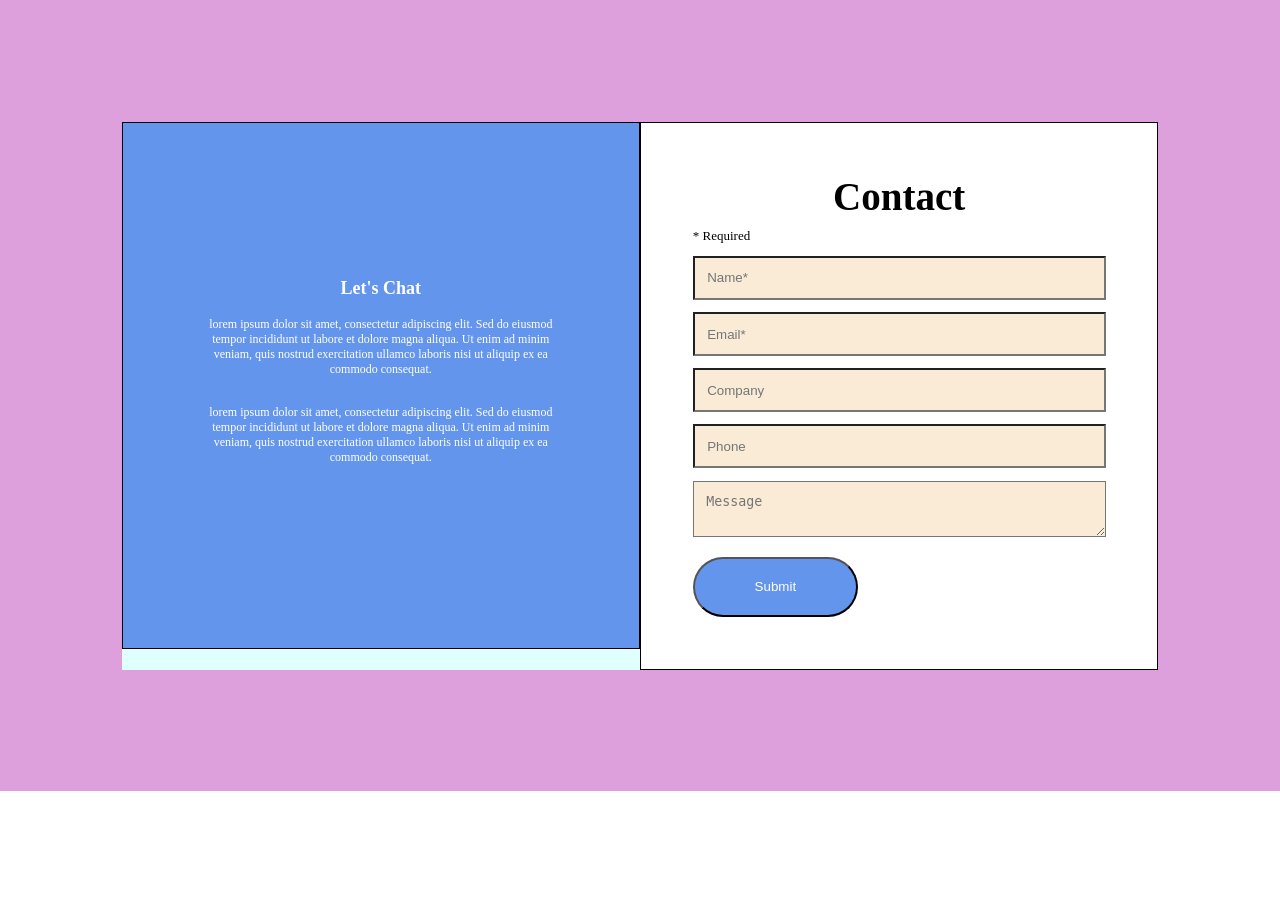
<file: task 3/index.html>
<!DOCTYPE html>
<html lang="en">

<head>
    <meta charset="UTF-8">
    <meta name="viewport" content="width=device-width, initial-scale=1.0">

    <title>Contact</title>
    <link rel="stylesheet" href="style.css">
</head>

<body>

    <section class="section">
        <div class="container">

            <div class="chat">
                <h2>Let's Chat</h2>
                <p>
                    lorem ipsum dolor sit amet, consectetur adipiscing elit. Sed do eiusmod tempor incididunt ut labore
                    et dolore magna aliqua. Ut enim ad minim veniam, quis nostrud exercitation ullamco laboris nisi ut
                    aliquip ex ea commodo consequat.
                </p>
                <p>
                    lorem ipsum dolor sit amet, consectetur adipiscing elit. Sed do eiusmod tempor incididunt ut labore
                    et dolore magna aliqua. Ut enim ad minim veniam, quis nostrud exercitation ullamco laboris nisi ut
                    aliquip ex ea commodo consequat.
                </p>
            </div>
            <div class="form">
                <h1>Contact</h1>
                <p class="required">* Required</p>
                <form>
                    <div>
                        <input type="text" placeholder="Name*" required>
                    </div>
                    <div>
                        <input type="email" placeholder="Email*" required>
                    </div>
                    <div>
                        <input type="text" placeholder="Company">
                    </div>
                    <div>
                        <input type="text" placeholder="Phone" pattern="01(0|1|2|5)[0-9]{8}">
                    </div>
                    <div>
                        <textarea placeholder="Message"></textarea>
                    </div>
                    <button type="submit">Submit</button>
                </form>
            </div>
        </div>
    </section>
</body>

</html>
</file>
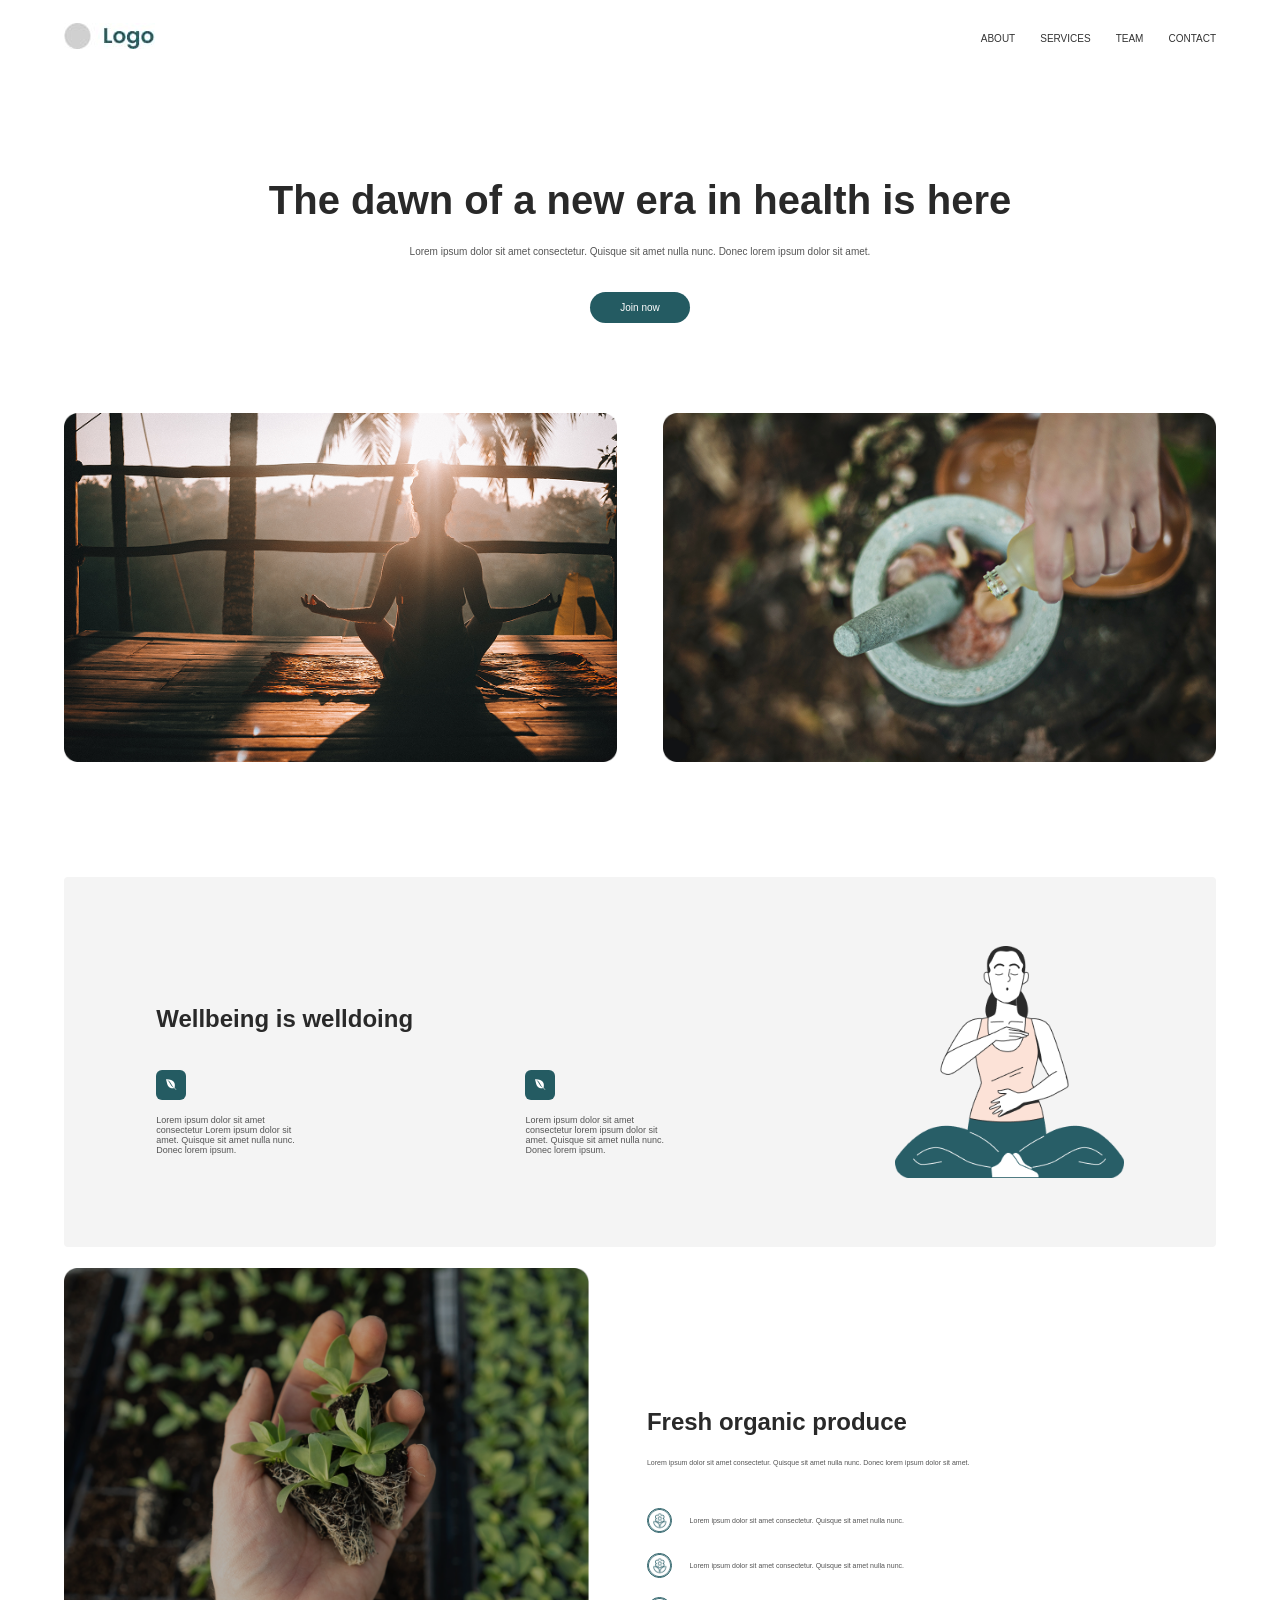
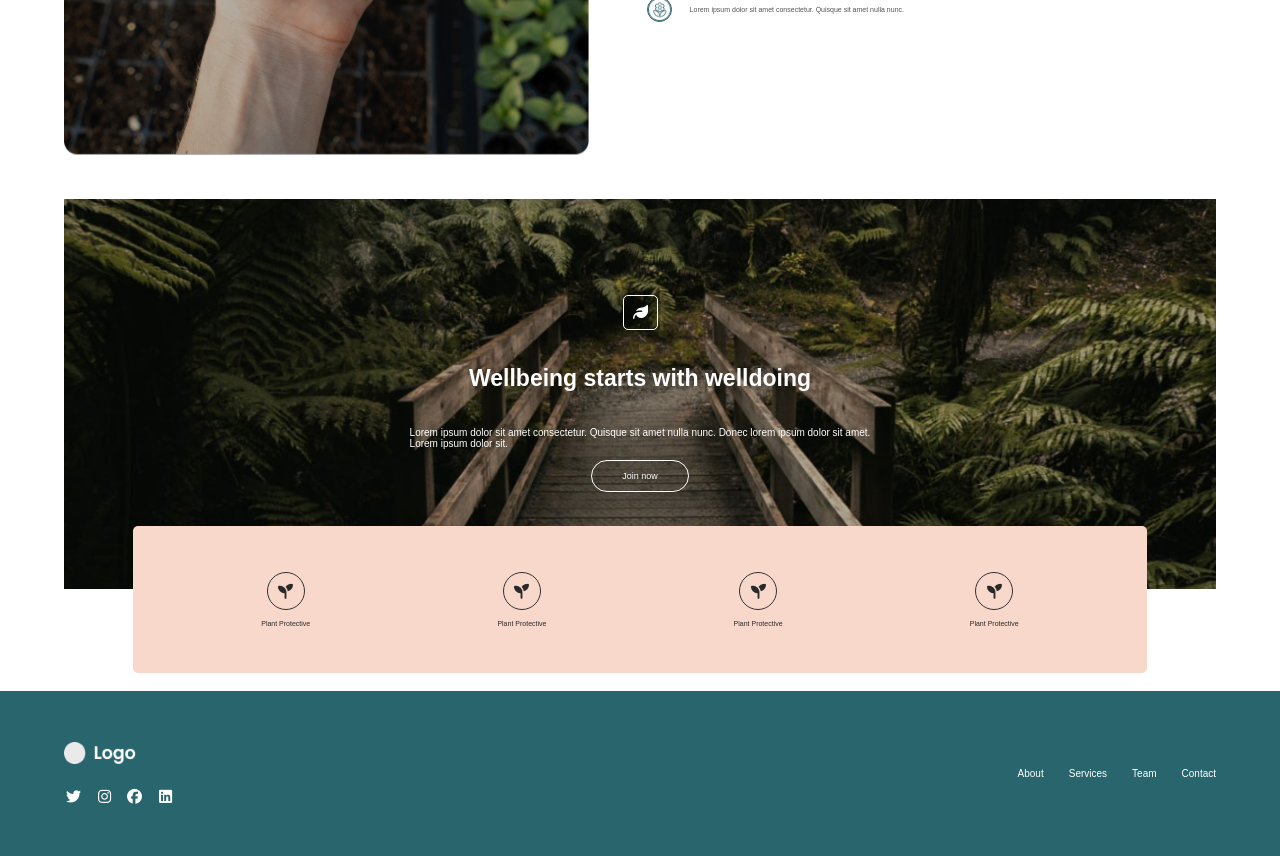
<file: task 6/index.html>
<!DOCTYPE html>
<html lang="en">

<head>
    <meta charset="UTF-8">
    <meta name="viewport" content="width=device-width, initial-scale=1.0">

    <title>Health & Wellbeing</title>

    <link rel="stylesheet" href="css/all.min.css">

    <link rel="stylesheet" href="css/style.css">
    <link rel="stylesheet" href="css/media.css">
</head>

<body>

    <nav class="container">
        <div class="nav">

            <div>
                <img src="images/photo_2026-08-23_14-03-57.jpg" alt="">
            </div>

            <div class="nav-links">
                <a href="#">ABOUT</a>
                <a href="#">SERVICES</a>
                <a href="">TEAM</a>
                <a href="">CONTACT</a>
            </div>

        </div>
    </nav>



    <section class="sec1">
        <div class="container">

            <h1>The dawn of a new era in health is here</h1>

            <p>
                Lorem ipsum dolor sit amet consectetur. Quisque sit amet nulla
                nunc. Donec lorem ipsum dolor sit amet.
            </p>

            <a href="" class="btn-sec1">Join now</a>

        </div>
    </section>



    <section class="img-sec2">
        <div class="container img-flex">

            <div class="img-box">
                <img src="images/jared-rice-xce530fBHrk-unsplash 1.png" alt="">
            </div>

            <div class="img-box">
                <img src="images/katherine-hanlon-mod2s3-qFOc-unsplash 1.png" alt="">
            </div>

        </div>
    </section>


    <section class="sec3">
        <div class="container ">
            <div class="sec3-flex">

                <div class="sec3-text">

                    <h2>Wellbeing is welldoing</h2>

                    <div class="cards">
                        <div class="small-card">
                            <i class="fa-brands fa-envira"></i>
                            <p>
                                Lorem ipsum dolor sit amet consectetur Lorem ipsum dolor sit amet.
                                Quisque sit amet nulla nunc. Donec lorem ipsum.
                            </p>
                        </div>
                        <div class="small-card">
                            <i class="fa-brands fa-envira"></i>
                            <p>
                                Lorem ipsum dolor sit amet consectetur lorem ipsum dolor sit amet.
                                Quisque sit amet nulla nunc. Donec lorem ipsum.
                            </p>

                        </div>

                    </div>

                </div>
                <div class="sec3-img">
                    <img src="images/Group.png" alt="">
                </div>
            </div>
        </div>
    </section>


    <section class="sec4">
        <div class="container">
            <div class="sec4-flex">

                <div class="sec4-img">
                    <img src="images/Group 15.png" alt="">
                </div>

                <div class="sec4-text">

                    <h2>Fresh organic produce</h2>

                    <p>
                        Lorem ipsum dolor sit amet consectetur. Quisque sit amet
                        nulla nunc. Donec lorem ipsum dolor sit amet.
                    </p>

                    <div class="features">

                        <div class="feature">
                            <img src="images/Icon.png" alt="">

                            <p>
                                Lorem ipsum dolor sit amet consectetur.
                                Quisque sit amet nulla nunc.
                            </p>
                        </div>

                        <div class="feature">
                            <img src="images/Icon.png" alt="">

                            <p>
                                Lorem ipsum dolor sit amet consectetur.
                                Quisque sit amet nulla nunc.
                            </p>
                        </div>

                        <div class="feature">
                            <img src="images/Icon.png" alt="">

                            <p>
                                Lorem ipsum dolor sit amet consectetur.
                                Quisque sit amet nulla nunc.
                            </p>
                        </div>

                    </div>

                </div>
            </div>
        </div>
    </section>

    <section class="sec5">

        <div class="container">

            <div class="banner">

                <img src="images/photo_2026-08-24_19-35-54.jpg" alt="">

                <div class="sec5-text">

                    <div class="banner-icon">
                        <i class="fa-solid fa-leaf"></i>
                    </div>

                    <h2>Wellbeing starts with welldoing</h2>

                    <p>
                        Lorem ipsum dolor sit amet consectetur. Quisque sit amet
                        nulla nunc. Donec lorem ipsum dolor sit amet. Lorem ipsum dolor sit.
                    </p>
                    <button class="btn-sec5">Join now</button>
                </div>

                <div class="plants">
                    <div class="plant">
                        <div class="plant-icon">
                            <i class="fa-solid fa-seedling"></i>
                        </div>
                        <p>Plant Protective</p>
                    </div>

                    <div class="plant">
                        <div class="plant-icon">
                            <i class="fa-solid fa-seedling"></i>
                        </div>
                        <p>Plant Protective</p>
                    </div>
                    <div class="plant">
                        <div class="plant-icon">
                            <i class="fa-solid fa-seedling"></i>
                        </div>
                        <p>Plant Protective</p>
                    </div>
                    <div class="plant">
                        <div class="plant-icon">
                            <i class="fa-solid fa-seedling"></i>
                        </div>
                        <p>Plant Protective</p>
                    </div>
                </div>
            </div>
        </div>
    </section>




    <footer class="footer">

        <div class="container">
            <div class="footer-flex">

                <div class="footer-left">

                    <div class="footer-logo">
                        <img src="images/Logo.png" alt="">
                    </div>

                    <div class="social-icons">
                        <a href="">
                            <i class="fa-brands fa-twitter"></i>
                        </a>
                        <a href="">
                            <i class="fa-brands fa-instagram"></i>
                        </a>
                        <a href="">
                            <i class="fa-brands fa-facebook"></i>
                        </a>
                        <a href="">
                            <i class="fa-brands fa-linkedin"></i>
                        </a>
                    </div>
                </div>

                <nav class="footer-nav">

                    <a href="">About</a>
                    <a href="">Services</a>
                    <a href="">Team</a>
                    <a href="">Contact</a>

                </nav>
            </div>
        </div>

    </footer>

</body>

</html>
</file>
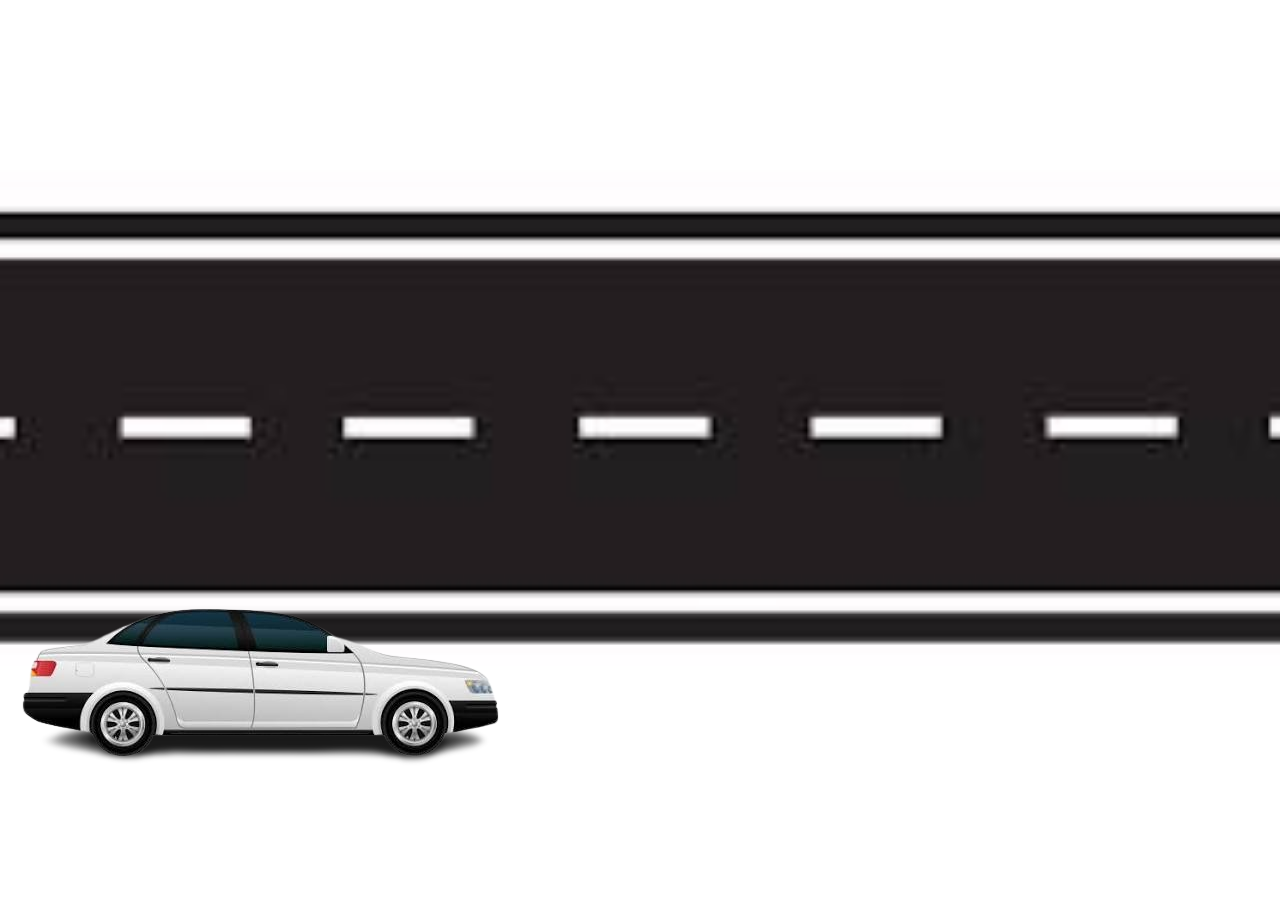
<file: task car/index.html>
<!DOCTYPE html>
<html lang="en">

<head>
    <meta charset="UTF-8">
    <meta name="viewport" content="width=device-width, initial-scale=1.0">

    <title>Document</title>

    <link rel="stylesheet" href="css/style.css">
</head>

<body>

    <section>

        <div class="d-flex">

            <div class="image">

                <img src="image/download (1).jpeg" alt="">

                <div class="car">
                    <img src="image/images-removebg-preview.png" alt="">
                </div>

            </div>

        </div>

    </section>

</body>

</html>
</file>
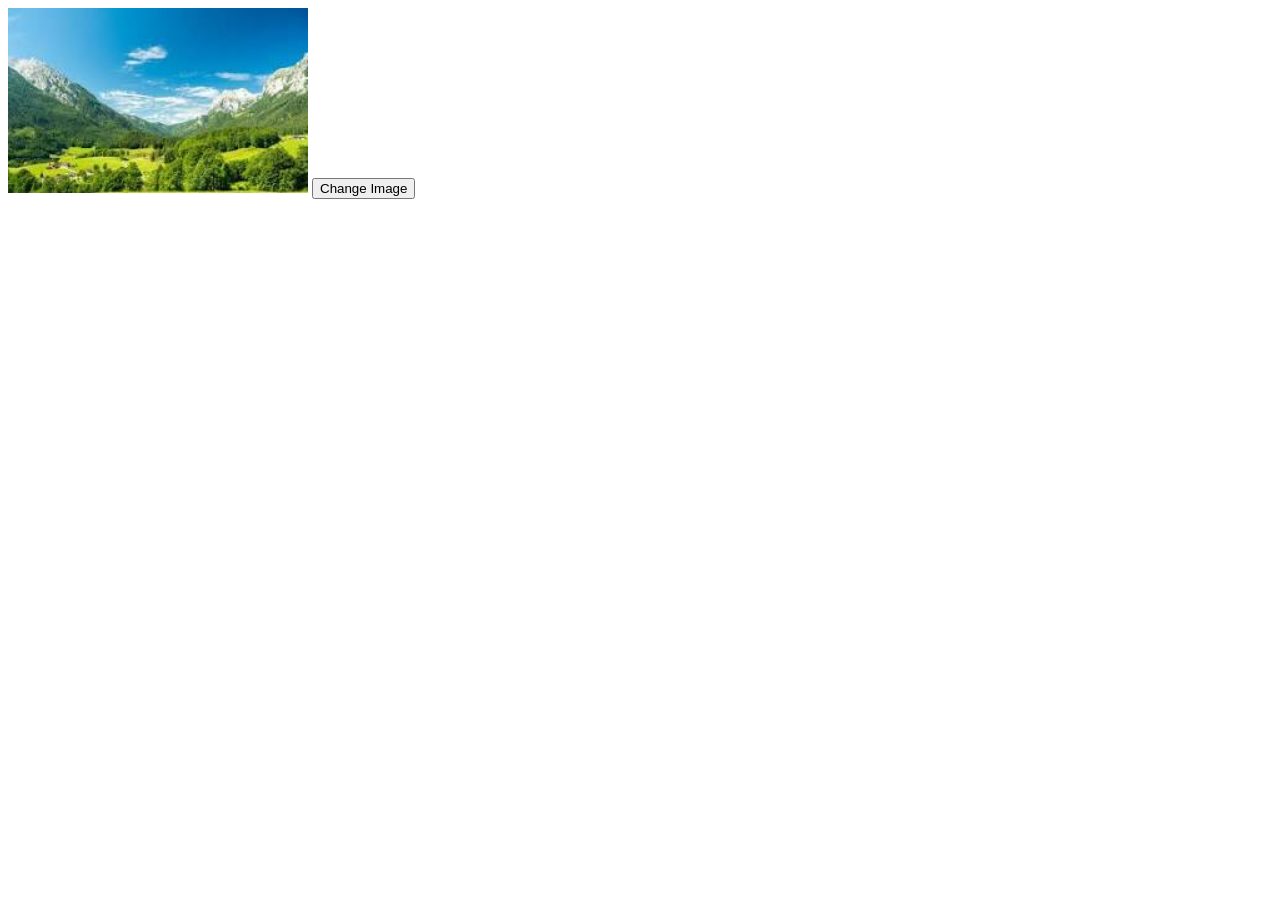
<file: task session 12 js change img/index.html>
<!DOCTYPE html>
<html lang="en">

<head>
    <meta charset="UTF-8">
    <meta name="viewport" content="width=device-width, initial-scale=1.0">
    <title>Document</title>
</head>

<body>
    <img id="myImg" src="images/1.jpg" width="300">

    <button id="changeImg">Change Image</button>

    <script src="js/script.js"></script>
</body>

</html>
</file>
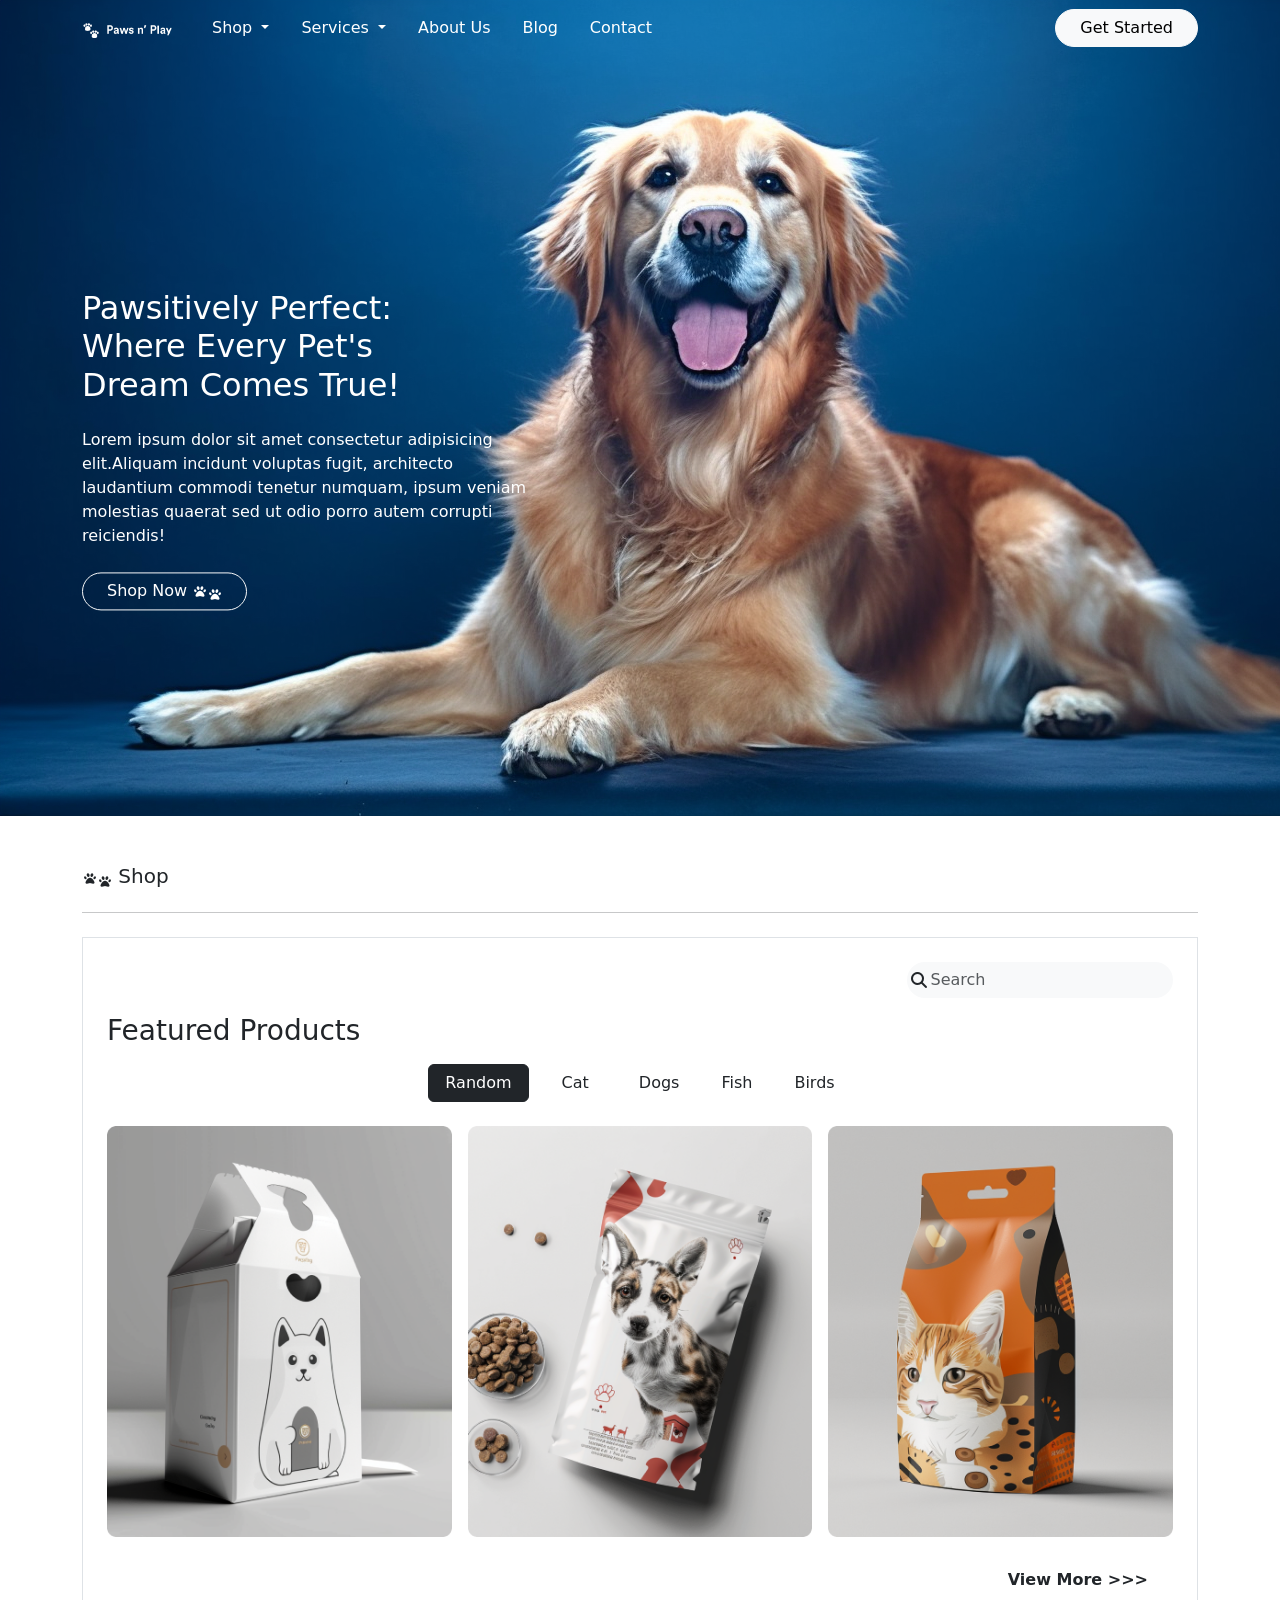
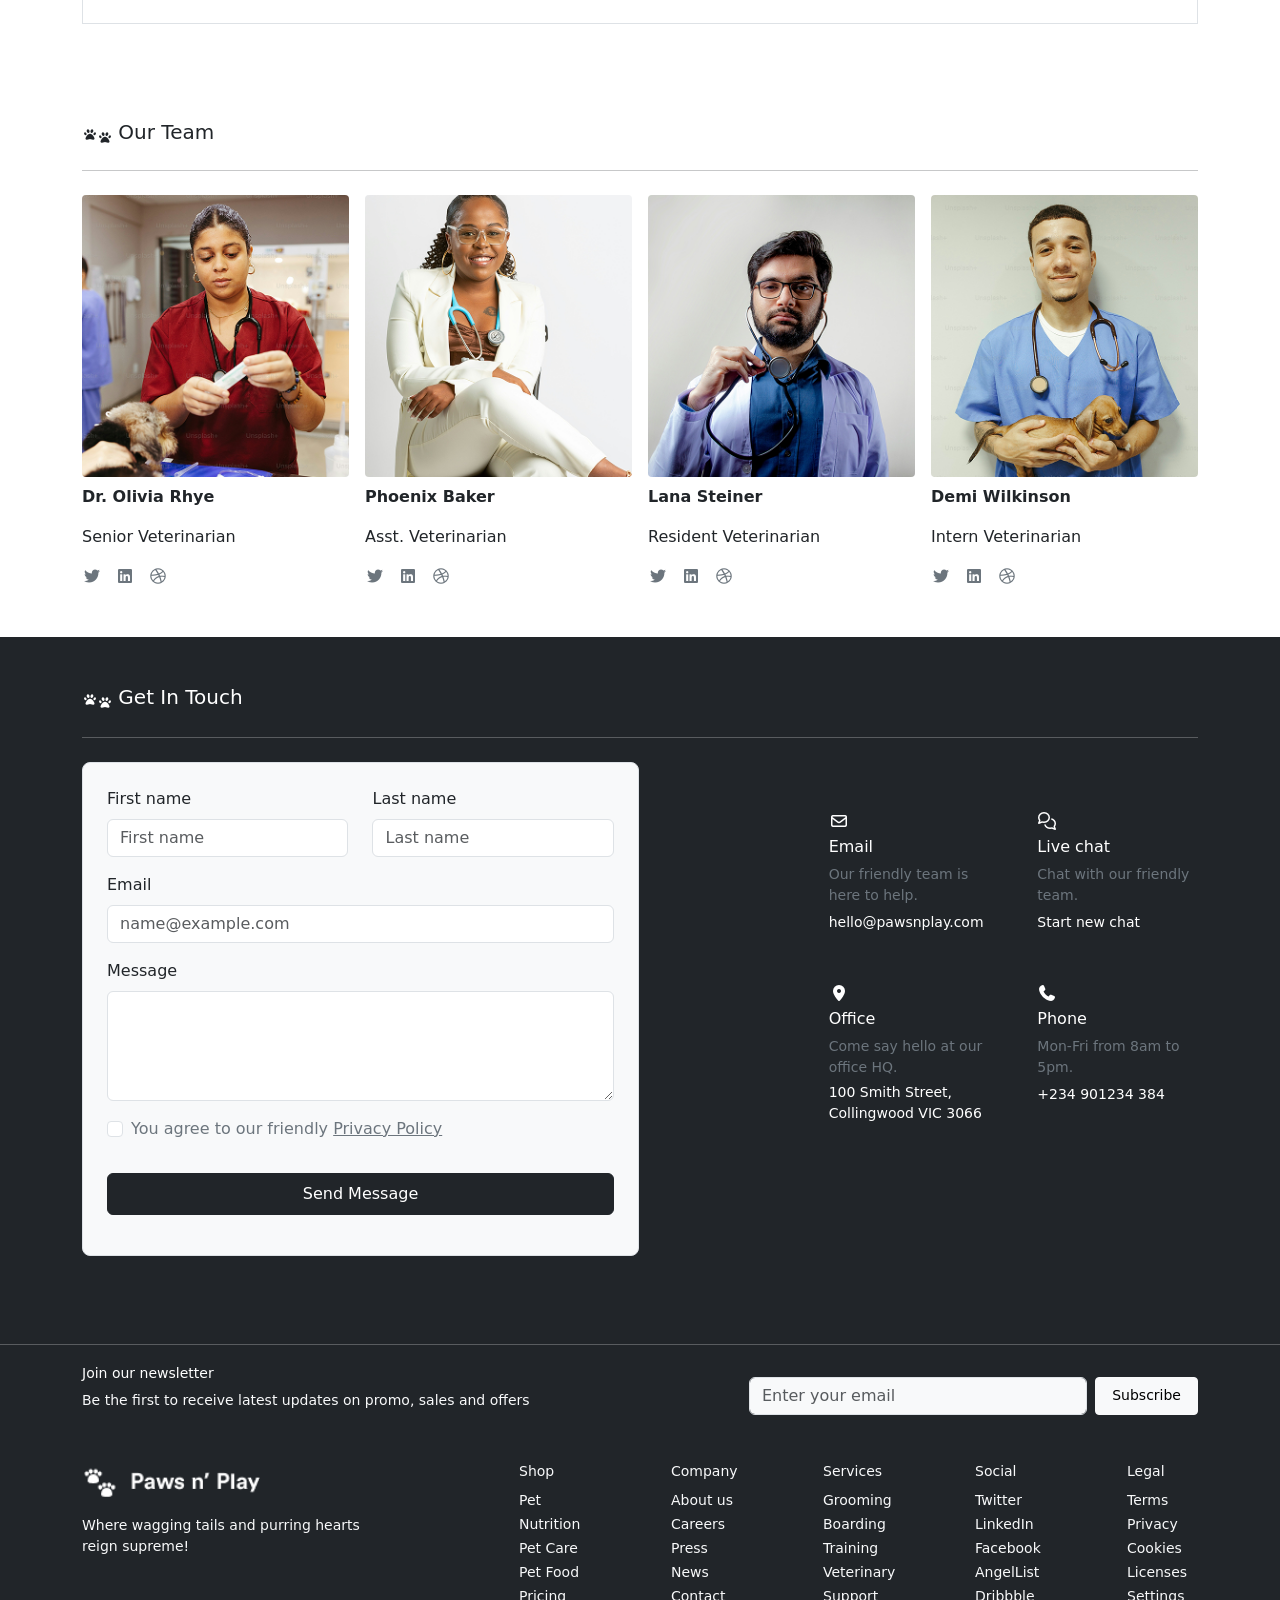
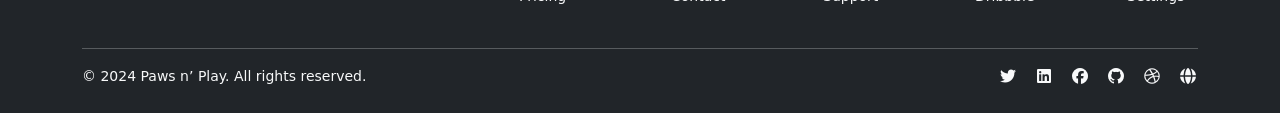
<file: task session 9/index.html>
<!doctype html>
<html lang="en">

<head>
    <meta charset="utf-8">
    <meta name="viewport" content="width=device-width, initial-scale=1">
    <title>Bootstrap demo</title>
    <link rel="stylesheet" href="css/style.css">
    <link rel="stylesheet" href="css/all.min.css">
    <link href="https://cdn.jsdelivr.net/npm/bootstrap@5.3.8/dist/css/bootstrap.min.css" rel="stylesheet"
        integrity="sha384-sRIl4kxILFvY47J16cr9ZwB07vP4J8+LH7qKQnuqkuIAvNWLzeN8tE5YBujZqJLB" crossorigin="anonymous">
</head>

<body>
    <nav class="navbar navbar-expand-lg position-absolute w-100 z-3">
        <div class="container fluid">

            <a class="navbar-brand" href="#">
                <img src="images/Logo.png" alt="Paws n' Play" width="90">
            </a>

            <button class="navbar-toggler bg-white" type="button" data-bs-toggle="collapse" data-bs-target="#navbarNav">
                <span class="navbar-toggler-icon"></span>
            </button>

            <div class="collapse navbar-collapse ms-3" id="navbarNav">

                <ul class="navbar-nav text-center gap-3">
                    <li class="nav-item dropdown">
                        <a class="nav-link dropdown-toggle text-white" href="#" role="button" data-bs-toggle="dropdown"
                            aria-expanded="false">
                            Shop
                        </a>
                        <ul class="dropdown-menu">
                            <li><a class="dropdown-item" href="#">Action</a></li>
                            <li><a class="dropdown-item" href="#">Another action</a></li>
                            <li><a class="dropdown-item" href="#">Something else here</a></li>
                        </ul>
                    </li>

                    <li class="nav-item dropdown">
                        <a class="nav-link dropdown-toggle text-white" href="#" role="button" data-bs-toggle="dropdown"
                            aria-expanded="false">
                            Services
                        </a>
                        <ul class="dropdown-menu">
                            <li><a class="dropdown-item" href="#">Action</a></li>
                            <li><a class="dropdown-item" href="#">Another action</a></li>
                            <li><a class="dropdown-item" href="#">Something else here</a></li>
                        </ul>
                    </li>

                    <li class="nav-item">
                        <a class="nav-link text-white" href="#">About Us</a>
                    </li>

                    <li class="nav-item">
                        <a class="nav-link text-white" href="#">Blog</a>
                    </li>

                    <li class="nav-item">
                        <a class="nav-link text-white" href="#">Contact</a>
                    </li>
                </ul>

                <a href="#" class="btn btn-light rounded-pill px-4 d-none d-lg-block ms-auto ">
                    Get Started
                </a>

            </div>
        </div>
    </nav>


    <section class="sec-dog">
        <div class=" position-relative overflow-hidden ">
            <img src="images/a5fcbde5258262f42e8d47435151dd5e6c7fc8ba.png" class="w-101" alt="Dog">
        </div>

        <div class="position-absolute top-50 start-0 translate-middle-y w-100 text-white">
            <div class="container">

                <div class="col-12 col-md-6 col-lg-5">

                    <h1 class="fs-2 fs-md-4 fs-lg-5">
                        Pawsitively Perfect:<br>
                        Where Every Pet's<br>
                        Dream Comes True!
                    </h1>

                    <p class="w-100 w-md-75 pt-3 pb-2">
                        Lorem ipsum dolor sit amet consectetur adipisicing elit.Aliquam incidunt voluptas fugit,
                        architecto laudantium commodi tenetur numquam, ipsum veniam molestias quaerat sed ut
                        odio porro autem corrupti reiciendis! </p>

                    <a href="#" class="btn btn-light rounded-pill px-4 bg-transparent text-white">
                        Shop Now
                        <i class="fa-solid fa-paw font-i"></i><sub class="fa-solid fa-paw font-i"></sub>
                    </a>

                </div>

            </div>
        </div>

    </section>
    <section class="sec2 py-5">
        <div class="container">

            <div class="d-flex justify-content-between align-items-center mb-4">
                <h5 class="mb-0">
                    <i class="fa-solid fa-paw font-i"></i><sub class="fa-solid fa-paw font-i"></sub> Shop
                </h5>

            </div>
            <hr class="w-100 my-4 ">
            <div class="border p-4 ">
                <div class="position-relative w-25 ms-auto ">
                    <input type="text" class="form-control mb-3 ps-4 rounded-pill bg-light border-0 "
                        placeholder="Search">
                    <i class="fa-solid fa-magnifying-glass position-absolute ps-3 pe-2 top-50 translate-middle"></i>
                </div>

                <h3 class="mb-3">Featured Products</h3>
                <div class="d-flex gap-3 mb-4 overflow-auto justify-content-center">
                    <button class="btn btn-dark px-3">
                        Random
                    </button>
                    <button class="btn px-3">
                        Cat
                    </button>
                    <button class="btn px-3">
                        Dogs
                    </button>

                    <button class="btn px-2">
                        Fish
                    </button>

                    <button class="btn px-3">
                        Birds
                    </button>
                </div>

                <div class="row g-3">

                    <div class="col-12 col-md-6 col-lg-4">
                        <img src="images/Product Card (1).png" class="w-100 rounded-3" alt="Cat Food">
                    </div>

                    <div class="col-12 col-md-6 col-lg-4">
                        <img src="images/Product Card (2).png" class="w-100 rounded-3" alt="Cat House">
                    </div>

                    <div class="col-12 col-md-6 col-lg-4">
                        <img src="images/Product Card.png" class="w-100 rounded-3" alt="Pet Product">
                    </div>

                </div>

                <a href="#" class="btn d-flex justify-content-end ms-5 px-4 mt-4 fw-bold">View More >>></a>
            </div>

        </div>
    </section>
    <section class="sec3-ourTeam py-5">

        <div class="container">
            <div class="d-flex justify-content-between align-items-center mb-4">
                <h5 class="mb-0">
                    <i class="fa-solid fa-paw font-i"></i><sub class="fa-solid fa-paw font-i"></sub> Our Team
                </h5>
            </div>
            <hr class="w-100 my-4 ">
            <div class="row g-3">
                <div class="col-6 col-md-3 col-lg-3 ">
                    <img src="images/unsplash_DEQAyBEDRQE.png" class="w-100 rounded-1" alt="">
                    <p class="fw-bold pt-2">Dr. Olivia Rhye</p>
                    <p class="fw-light">Senior Veterinarian</p>
                    <i class="fa-brands fa-twitter me-2 text-secondary"></i>
                    <i class="fa-brands fa-linkedin me-2 text-secondary"></i>
                    <i class="fa-brands fa-dribbble me-2 text-secondary"></i>
                </div>
                <div class="col-6 col-md-3 col-lg-3 ">
                    <img src="images/unsplash_O13B7suRG4A.png" class="w-100 rounded-1" alt="">
                    <p class="fw-bold pt-2">Phoenix Baker</p>
                    <p class="fw-light">Asst. Veterinarian</p>
                    <i class="fa-brands fa-twitter me-2 text-secondary"></i>
                    <i class="fa-brands fa-linkedin me-2 text-secondary"></i>
                    <i class="fa-brands fa-dribbble me-2 text-secondary"></i>
                </div>
                <div class="col-6 col-md-3 col-lg-3">
                    <img src="images/unsplash_E6Vo_4i-3Xg.png" class="w-100 rounded-1" alt="">
                    <p class="fw-bold pt-2">Lana Steiner</p>
                    <p class="fw-light">Resident Veterinarian</p>
                    <i class="fa-brands fa-twitter me-2 text-secondary"></i>
                    <i class="fa-brands fa-linkedin me-2 text-secondary"></i>
                    <i class="fa-brands fa-dribbble me-2 text-secondary"></i>
                </div>
                <div class="col-6 col-md-3 col-lg-3">
                    <img src="images/unsplash_eGbmOTQxF04.png" class="w-100 rounded-1" alt="">
                    <p class="fw-bold pt-2">Demi Wilkinson</p>
                    <p class="fw-light">Intern Veterinarian</p>
                    <i class="fa-brands fa-twitter me-2 text-secondary"></i>
                    <i class="fa-brands fa-linkedin me-2 text-secondary"></i>
                    <i class="fa-brands fa-dribbble me-2 text-secondary"></i>
                </div>
            </div>
    </section>

    <section class="sec4-GetInTouch py-5 bg-dark text-white">

        <div class="container">
            <div class="d-flex justify-content-between align-items-center mb-4">
                <h5 class="mb-0">
                    <i class="fa-solid fa-paw font-i"></i><sub class="fa-solid fa-paw font-i"></sub> Get In Touch
                </h5>
            </div>
            <hr class="w-100 my-4 ">
            <div class="row g-1 ">
                <div class="col-12 col-lg-8">
                    <div class="border rounded-3 p-3 p-md-4 bg-light text-dark w-75">
                        <form>
                            <div class="row">
                                <div class="col-12 col-md-6 mb-3">
                                    <label for="userfname" class="form-label">First name</label>
                                    <input type="text" class="form-control" id="userfname" placeholder="First name">
                                </div>

                                <div class="col-12 col-md-6 mb-3">
                                    <label for="userlname" class="form-label">Last name</label>
                                    <input type="text" class="form-control" id="userlname" placeholder="Last name">
                                </div>
                            </div>
                            <div class="mb-3">
                                <label for="useremail" class="form-label">Email</label>
                                <input type="email" class="form-control" id="useremail" placeholder="name@example.com">
                            </div>

                            <div class="mb-3">
                                <label for="message" class="form-label">Message</label>
                                <textarea class="form-control" id="message" rows="4"></textarea>
                            </div>

                            <div class="form-check mb-3">
                                <input class="form-check-input" type="checkbox" id="privacy">
                                <label class="form-check-label text-secondary" for="privacy">
                                    You agree to our friendly
                                    <a href="#" class="text-secondary">Privacy Policy</a>
                                </label>
                            </div>

                            <button type="submit" class="btn btn-dark text-white w-100 py-2 my-3 ">
                                Send Message
                            </button>

                        </form>

                    </div>
                </div>
                <div class="col-12 col-lg-4">
                    <div class="h-100 w-100 my-5">
                        <div class="row g-5 ">
                            <div class="col-6">
                                <i class="fa-regular fa-envelope mb-2"></i>
                                <h6>Email</h6>
                                <p class="text-secondary small mb-1">
                                    Our friendly team is here to help.
                                </p>
                                <a href="#" class="text-white text-decoration-none small">
                                    hello@pawsnplay.com
                                </a>
                            </div>

                            <div class="col-6">
                                <i class="fa-regular fa-comments mb-2"></i>
                                <h6>Live chat</h6>
                                <p class="text-secondary small mb-1">
                                    Chat with our friendly team.
                                </p>
                                <a href="#" class="text-white text-decoration-none small">
                                    Start new chat
                                </a>
                            </div>

                            <div class="col-6">
                                <i class="fa-solid fa-location-dot mb-2"></i>
                                <h6>Office</h6>
                                <p class="text-secondary small mb-1">
                                    Come say hello at our office HQ.
                                </p>
                                <p class="small mb-0">
                                    100 Smith Street, Collingwood VIC 3066
                                </p>
                            </div>

                            <div class="col-6">
                                <i class="fa-solid fa-phone mb-2"></i>
                                <h6>Phone</h6>
                                <p class="text-secondary small mb-1">
                                    Mon-Fri from 8am to 5pm.
                                </p>
                                <a href="#" class="text-white text-decoration-none small">
                                    +234 901234 384
                                </a>
                            </div>

                        </div>

                    </div>
                </div>
            </div>
    </section>
    <footer class="bg-dark py-4">
        <hr class="w-100 text-white">
        <div class="container">
            <div class="row align-items-center mb-5">
                <div class="col-12 col-md-7 mb-3 mb-md-0">
                    <h6 class="small mb-2 text-white">Join our newsletter</h6>
                    <p class="text-light small mb-0">
                        Be the first to receive latest updates on promo, sales and offers
                    </p>
                </div>

                <div class="col-12 col-md-5 ">
                    <form class="d-flex gap-2 justify-content-md-end mt-3">
                        <input type="email" class="form-control w-75 bg-light" placeholder="Enter your email">

                        <button class="btn btn-light btn-sm px-3">
                            Subscribe
                        </button>
                    </form>
                </div>
            </div>
            <div class="row g-4 mb-4 justify-content-between">

                <div class="col-12 col-md-6 col-lg-4">
                    <div class="mb-3 ">
                        <img src="images/Logo.png" class="w-50" alt="">
                    </div>

                    <p class="text-light small">
                        Where wagging tails and purring hearts<br>
                        reign supreme!
                    </p>
                </div>

                <div class="col-6 col-md-3 col-lg-1">
                    <h6 class="small text-light">Shop</h6>

                    <ul class="list-unstyled">
                        <li><a href="#" class="text-light text-decoration-none small">Pet</a></li>
                        <li><a href="#" class="text-light text-decoration-none small">Nutrition</a></li>
                        <li><a href="#" class="text-light text-decoration-none small">Pet Care</a></li>
                        <li><a href="#" class="text-light text-decoration-none small">Pet Food</a></li>
                        <li><a href="#" class="text-light text-decoration-none small">Pricing</a></li>
                    </ul>
                </div>
                <div class="col-6 col-md-3 col-lg-1">
                    <h6 class="small text-light">Company</h6>
                    <ul class="list-unstyled">
                        <li><a href="#" class="text-light text-decoration-none small">About us</a></li>
                        <li><a href="#" class="text-light text-decoration-none small">Careers</a></li>
                        <li><a href="#" class="text-light text-decoration-none small">Press</a></li>
                        <li><a href="#" class="text-light text-decoration-none small">News</a></li>
                        <li><a href="#" class="text-light text-decoration-none small">Contact</a></li>
                    </ul>
                </div>

                <div class="col-6 col-md-3 col-lg-1">
                    <h6 class="small text-light">Services</h6>
                    <ul class="list-unstyled">
                        <li><a href="#" class="text-light text-decoration-none small">Grooming</a></li>
                        <li><a href="#" class="text-light text-decoration-none small">Boarding</a></li>
                        <li><a href="#" class="text-light text-decoration-none small">Training</a></li>
                        <li><a href="#" class="text-light text-decoration-none small">Veterinary</a></li>
                        <li><a href="#" class="text-light text-decoration-none small">Support</a></li>
                    </ul>
                </div>
                <div class="col-6 col-md-3 col-lg-1">
                    <h6 class="small text-light">Social</h6>
                    <ul class="list-unstyled">
                        <li><a href="#" class="text-light text-decoration-none small">Twitter</a></li>
                        <li><a href="#" class="text-light text-decoration-none small">LinkedIn</a></li>
                        <li><a href="#" class="text-light text-decoration-none small">Facebook</a></li>
                        <li><a href="#" class="text-light text-decoration-none small">AngelList</a></li>
                        <li><a href="#" class="text-light text-decoration-none small">Dribbble</a></li>
                    </ul>
                </div>
                <div class="col-6 col-md-3 col-lg-1">
                    <h6 class="small text-light">Legal</h6>
                    <ul class="list-unstyled">
                        <li><a href="#" class="text-light text-decoration-none small">Terms</a></li>
                        <li><a href="#" class="text-light text-decoration-none small">Privacy</a></li>
                        <li><a href="#" class="text-light text-decoration-none small">Cookies</a></li>
                        <li><a href="#" class="text-light text-decoration-none small">Licenses</a></li>
                        <li><a href="#" class="text-light text-decoration-none small">Settings</a></li>
                    </ul>
                </div>
            </div>
            <hr class="w-100 text-light">
            <div class="d-flex flex-column flex-md-row
                        justify-content-between align-items-center gap-3">
                <p class="text-light small mb-0"> © 2024 Paws n’ Play. All rights reserved.</p>
                <div class="d-flex gap-3">
                    <a href="#" class="text-light">
                        <i class="fa-brands fa-twitter"></i>
                    </a>
                    <a href="#" class="text-light">
                        <i class="fa-brands fa-linkedin"></i>
                    </a>
                    <a href="#" class="text-light">
                        <i class="fa-brands fa-facebook"></i>
                    </a>
                    <a href="#" class="text-light">
                        <i class="fa-brands fa-github"></i>
                    </a>
                    <a href="#" class="text-light">
                        <i class="fa-brands fa-dribbble"></i>
                    </a>
                    <a href="#" class="text-light">
                        <i class="fa-solid fa-globe"></i>
                    </a>
                </div>
            </div>
        </div>
        <footer>
            <script src="https://cdn.jsdelivr.net/npm/bootstrap@5.3.8/dist/js/bootstrap.bundle.min.js"
                integrity="sha384-FKyoEForCGlyvwx9Hj09JcYn3nv7wiPVlz7YYwJrWVcXK/BmnVDxM+D2scQbITxI"
                crossorigin="anonymous"></script>
</body>

</html>
</file>
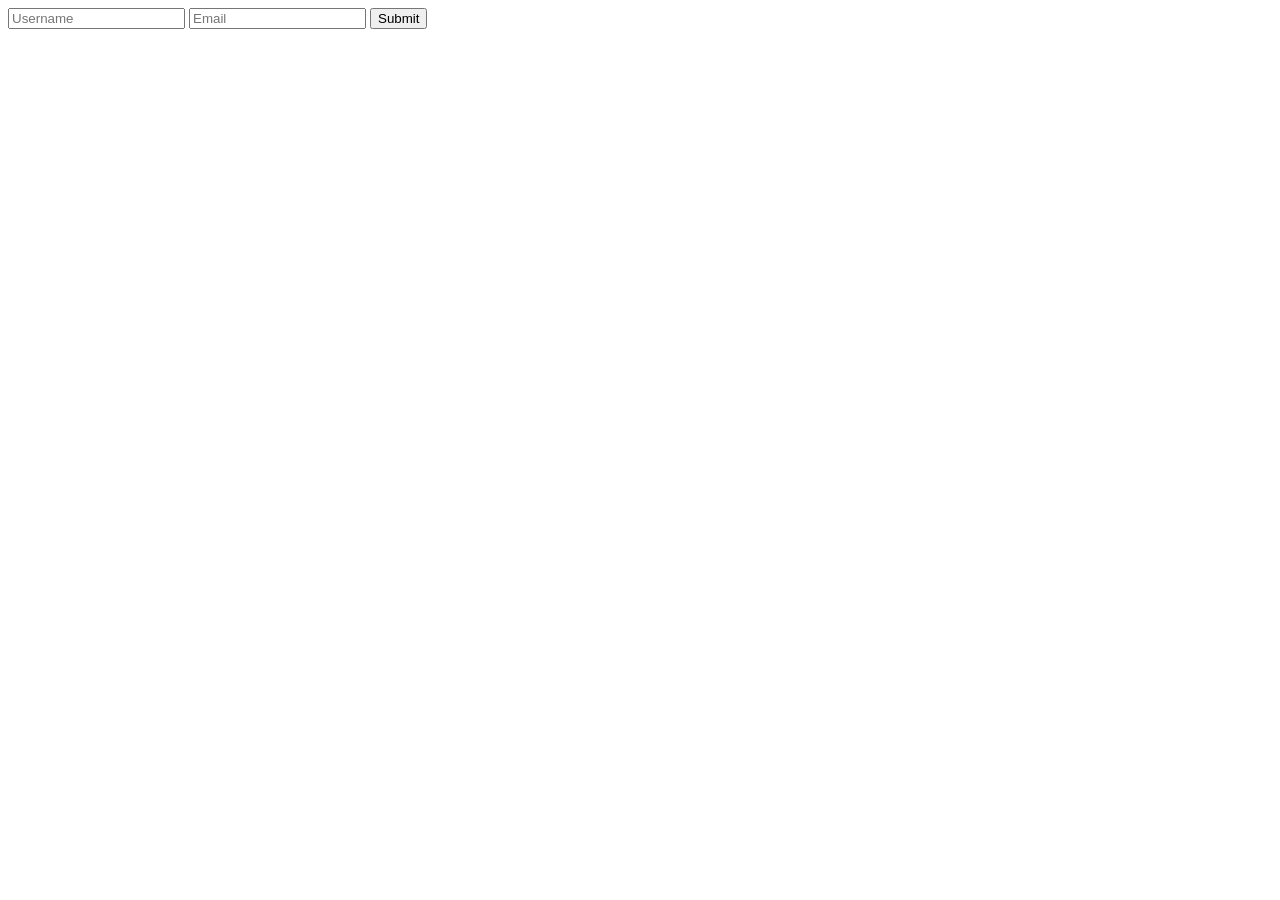
<file: task session12 js/index.html>
<!DOCTYPE html>
<html lang="en">

<head>
    <meta charset="UTF-8">
    <meta name="viewport" content="width=device-width, initial-scale=1.0">
    <title>Document</title>
    <link rel="stylesheet" href="css/style.css">
</head>

<body>
    <form id="myForm">
        <input type="text" name="userName" placeholder="Username">
        <input type="email" name="userEmail" placeholder="Email">
        <button type="submit">Submit</button>
    </form>
    <div id="divContainer">

    </div>
    <script src="js/script.js"></script>
</body>

</html>
</file>
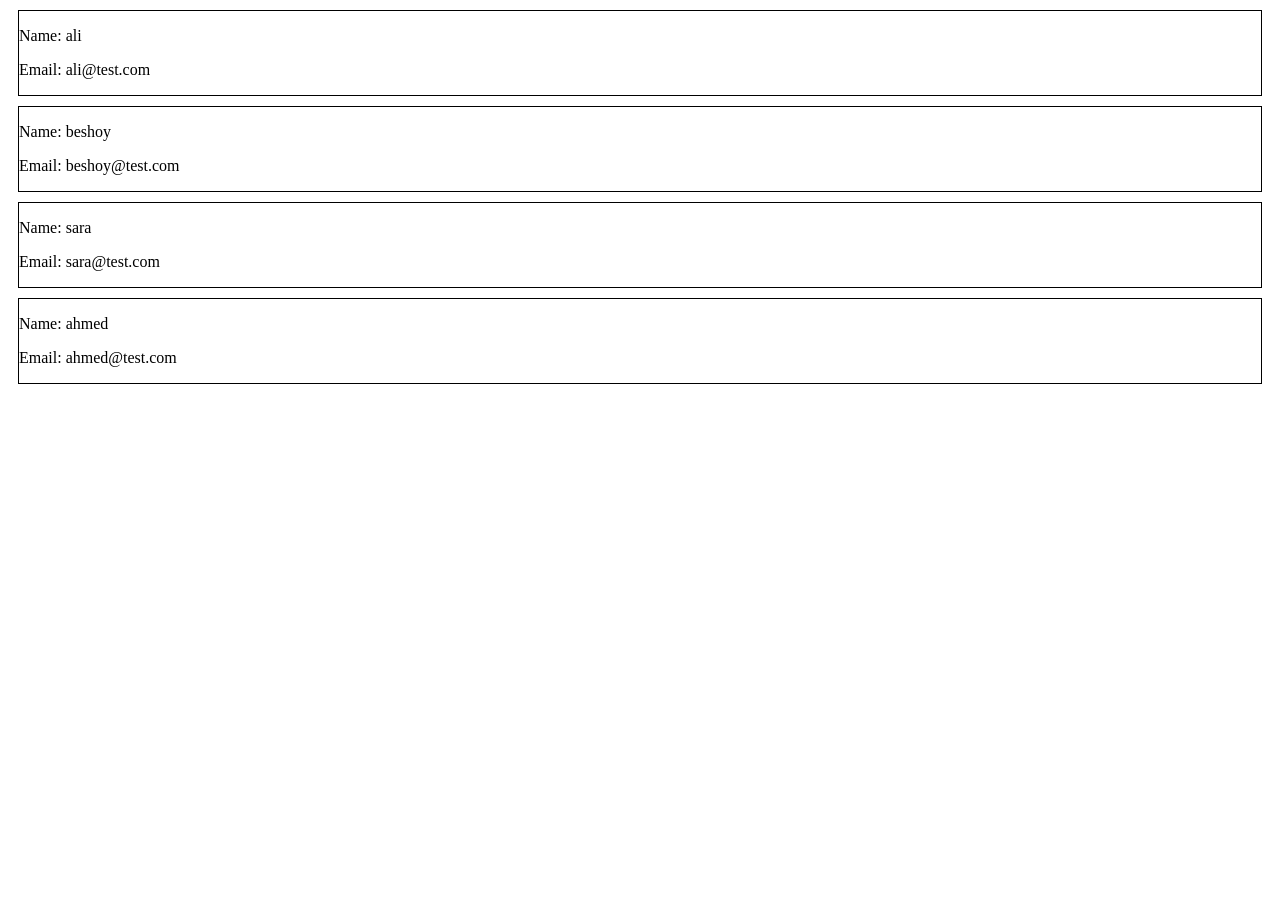
<file: task session14 js/index.html>
<!DOCTYPE html>
<html lang="en">

<head>
    <meta charset="UTF-8">
    <meta name="viewport" content="width=device-width, initial-scale=1.0">
    <title>Document</title>
</head>

<body>

    <div id="userContainer"></div>
    <script src="js/script.js"></script>
</body>

</html>
</file>
<file: task 3/style.css>
* {
    margin: 0;
    padding: 0;
    box-sizing: border-box;
}

.section {
    background-color: plum;
    width: 100%;
    padding: 5%;
}

.container {
    background-color: lightcyan;
    width: 90%;
    margin: 5%;
    font-size: 0;
}

.chat h2 {
    color: white;
    margin-bottom: 5%;
}

.chat p {
    color: white;
    margin-bottom: 8%;
}

.chat {
    display: inline-block;
    vertical-align: top;
    width: 50%;
    padding: 15% 8%;
    background-color: cornflowerblue;
    border: 1px solid black;
    text-align: center;
    font-size: 12px;
}

.form {
    display: inline-block;
    vertical-align: top;
    width: 50%;
    padding: 5%;
    background-color: White;
    border: 1px solid black;
    font-size: 26px;
}






.form button {
    display: inline-block;
    width: 40%;
    margin: auto;
    padding: 5%;
    border-radius: 30px;
    background-color: cornflowerblue;
    color: white;
}

.form h1 {
    text-align: center;
    margin-bottom: 2%;
}

.required {
    font-size: 50%;
    margin-bottom: 3%;
}

.form div {
    margin-bottom: 3%;
}

.form input {
    width: 100%;
    padding: 3%;
    background-color: antiqueWhite;
}

.form textarea {
    width: 100%;
    padding: 3%;
    background-color: antiqueWhite;
}
</file>
<file: task 6/css/style.css>
/* ================= GENERAL ================= */

* {
    margin: 0;
    padding: 0;
    box-sizing: border-box;
}

body {
    font-family: Arial, Helvetica, sans-serif;
    color: #292929;
    background-color: white;
}

.container {
    width: 90%;
    margin: auto;
}

.nav {
    display: flex;
    justify-content: space-between;
    align-items: center;
    padding: 2% 0;
}

.nav-links {
    display: flex;
    gap: 25px;
}

.nav-links a {
    text-decoration: none;
    color: #333;
    font-size: 10px;
    font-weight: 500;
}



.sec1 {
    text-align: center;
    padding: 8% 0 5%;
}

.sec1 h1 {
    font-size: 40px;
    margin-bottom: 2%;
}

.sec1 p {
    font-size: 10px;
    color: #555;
}

.btn-sec1 {
    display: inline-block;
    margin-top: 3%;
    padding: 10px 30px;
    background-color: #245b62;
    color: white;
    text-decoration: none;
    font-size: 10px;
    border-radius: 20px;
}

.img-sec2 {
    padding: 2% 0;
}

.img-flex {
    display: flex;
    gap: 4%;
}

.img-box img {
    width: 100%;
    height: 100%;
    border-radius: 5px;
}


.sec3 {
    padding: 7% 0;
}

.sec3-flex {
    display: flex;
    align-items: center;
    background-color: #f4f4f4;
    padding: 6% 8%;
    border-radius: 4px;
}

.sec3-text h2 {
    font-size: 24px;
    margin: 5% 0%;
}

.cards {
    display: flex;
    gap: 10%;
}

.small-card {
    width: 40%;
}

.small-card i {
    display: flex;
    justify-content: center;
    align-items: center;
    width: 30px;
    height: 30px;
    background-color: #245b62;
    color: white;
    border-radius: 6px;
    font-size: 12px;
    margin-bottom: 15px;

}

.small-card p {
    width: 50%;
    font-size: 9px;
    color: #555;
}

.sec3-img {
    width: 30%;
    display: flex;
    justify-content: center;
    align-items: center;
}

.sec3-img img {
    width: 100%;
    display: block;
}



.sec4 {
    padding-bottom: 8%;
}

.sec4-flex {
    display: flex;
    align-items: center;
    gap: 5%;
}

.sec4-img {
    width: 48%;
    height: 360px;
}

.sec4-img img {
    width: 100%;
    border-radius: 5px;
    display: block;
    margin: -13% 0%
}

.sec4-text {
    width: 52%;
}

.sec4-text h2 {
    font-size: 24px;
    margin-bottom: 4%;
}

.sec4-text p {
    font-size: 7px;
    color: #555;
    margin-bottom: 7%;
}

.features {
    display: flex;
    flex-direction: column;
    gap: 15px;
}

.feature {
    display: flex;
    align-items: center;
    gap: 12px;
}

.feature img {
    width: 25px;
    border: 1px solid #245b62;
    border-radius: 50%;
    display: flex;
    justify-content: center;
    align-items: center;
    color: #245b62;
    font-size: 9px;
}

.feature p {
    margin: 2% 1%;
    font-size: 7px;
    color: #555;
}



.banner {
    position: relative;
    height: 390px;
}

.banner img {
    width: 100%;
    height: 100%;
    object-fit: cover;
    display: block;
}

.sec5-text {
    position: absolute;
    top: 0;
    width: 100%;
    height: 100%;
    display: flex;
    flex-direction: column;
    justify-content: center;
    align-items: center;
    color: white;
}

.banner-icon {
    width: 35px;
    font-size: 15px;
    height: 35px;
    border: 1px solid white;
    border-radius: 5px;
    display: flex;
    justify-content: center;
    align-items: center;
    margin-bottom: 3%;
}

.sec5-text h2 {
    font-size: 23px;
    margin-bottom: 2%;
}

.sec5-text p {
    margin: 1% 0% 1%;
    width: 40%;
    font-size: 10px;
}

.btn-sec5 {
    color: white;
    background-color: transparent;
    padding: 10px 30px;
    border: 1px solid white;
    border-radius: 20px;
    font-size: 9px;
}


.plants {
    position: absolute;
    left: 6%;
    right: 6%;
    bottom: -50px;
    background-color: #f8d8cb;
    border-radius: 5px;
    display: flex;
    justify-content: space-around;
    align-items: center;
    padding: 4% 3%;
    margin-bottom: -3%;
}

.plant {
    width: 20%;
    display: flex;
    flex-direction: column;
    align-items: center;
    text-align: center;
}

.plant-icon {
    width: 38px;
    height: 38px;
    border: 1px solid #333;
    border-radius: 50%;
    display: flex;
    justify-content: center;
    align-items: center;
    margin-bottom: 10px;
}

.plant-icon i {
    font-size: 15px;
}

.plant p {
    font-size: 7px;
}


.footer {
    margin-top: 8%;
    background-color: #28656d;
    padding: 4% 0;
}

.footer-flex {
    display: flex;
    justify-content: space-between;
    align-items: center;
}

.footer-left {
    display: flex;
    flex-direction: column;
    gap: 20px;
}

.footer-logo img {
    width: 65%;
}

.footer-logo i {
    font-size: 8px;
}

.social-icons {
    display: flex;
    gap: 12px;
}

.social-icons a {
    color: white;
    text-decoration: none;
    font-size: 15px;
}

.footer-nav {
    display: flex;
    gap: 25px;
}

.footer-nav a {
    color: white;
    text-decoration: none;
    font-size: 10px;
}
</file>
<file: task 6/css/media.css>
@media screen and (max-width: 1024px) {

    .sec1 h1 {
        font-size: 34px;
        width: 90%;
        margin: auto;
    }

    .sec1 p {
        width: 70%;
        margin: 2% auto;
    }

    .img-box img {
        height: 250px;
    }

    .sec3-flex {
        text-align: center;
    }

    .sec3-text h2 {
        margin: 0 0 7%;
    }

    .small-card {
        width: 35%;
    }

    .small-card i {
        margin: 0 auto 15px;
    }

    .small-card p {
        width: 100%;
    }

    .sec3-img {
        display: none;
    }

    .sec4-flex {
        gap: 3%;
    }

    .sec4-img {
        height: 360px;
    }

    .sec4-img img {
        height: 100%;
        object-fit: cover;
    }

    .sec4-text h2 {
        font-size: 25px;
    }

    .sec5-text p {
        width: 55%;
        text-align: center;
    }

    .plants {
        left: 8%;
        right: 8%;
        bottom: -80px;
        display: flex;
        flex-wrap: wrap;
        row-gap: 25px;
    }

    .plant {
        width: 50%;
    }

    .footer {
        margin-top: 15%;
    }
}


@media screen and (max-width: 600px) {

    .nav {
        padding: 4% 0;
    }

    .sec1 {
        padding: 7% 0;
    }

    .sec1 h1 {
        width: 100%;
        font-size: 25px;
        line-height: 1.15;
    }

    .sec1 p {
        width: 90%;
        font-size: 8px;
    }

    .img-flex {
        flex-direction: column;
        gap: 15px;
    }

    .img-box {
        width: 100%;
    }

    .sec3-flex {
        padding: 10% 8%;
    }

    .cards {
        flex-direction: column;
        align-items: center;
        gap: 25px;
    }

    .small-card {
        width: 70%;
    }

    .small-card p {
        font-size: 7px;
    }

    .sec4-flex {
        flex-direction: column;
    }

    .sec4-img,
    .sec4-text {
        width: 100%;
    }

    .sec4-img {
        height: 260px;
        margin-bottom: 5%;
    }

    .sec4-text {
        text-align: center;
    }

    .sec4-text h2 {
        font-size: 20px;
    }

    .sec4-text>p {
        width: 95%;
        margin: auto auto;
    }

    .sec5-text h2 {
        width: 75%;
        text-align: center;
        font-size: 16px;
    }

    .plants {
        bottom: -100px;
        flex-direction: column;
        gap: 18px;
    }

    .footer {
        margin-top: 30%;
    }

    .footer-flex {
        flex-direction: column;
        gap: 25px;
    }

}
</file>
<file: task car/css/style.css>
* {
    margin: 0;
    padding: 0;
    box-sizing: border-box;
}

.image {
    position: relative;
}

.image img {
    margin: 7% 0%;
    width: 100%;
}

.car {
    position: absolute;
    top: 50%;
    animation: moveCar 2s linear infinite;
}

@keyframes moveCar {

    0% {

        transform: translate(-100%, -50%);
    }

    100% {

        transform: translate(200%, -50%);
    }

}
</file>
<file: task session 9/css/style.css>
.font-i {
    font-size: 12px;
    padding: 4% 1%;
}
</file>
<file: task session12 js/css/style.css>
#divContainer div {
    border: 1px solid #b8c2cc;
    background-color: #f1f7fb;
    padding: 15px;
    margin-top: 10px;
    border-radius: 5px;
}
</file>
